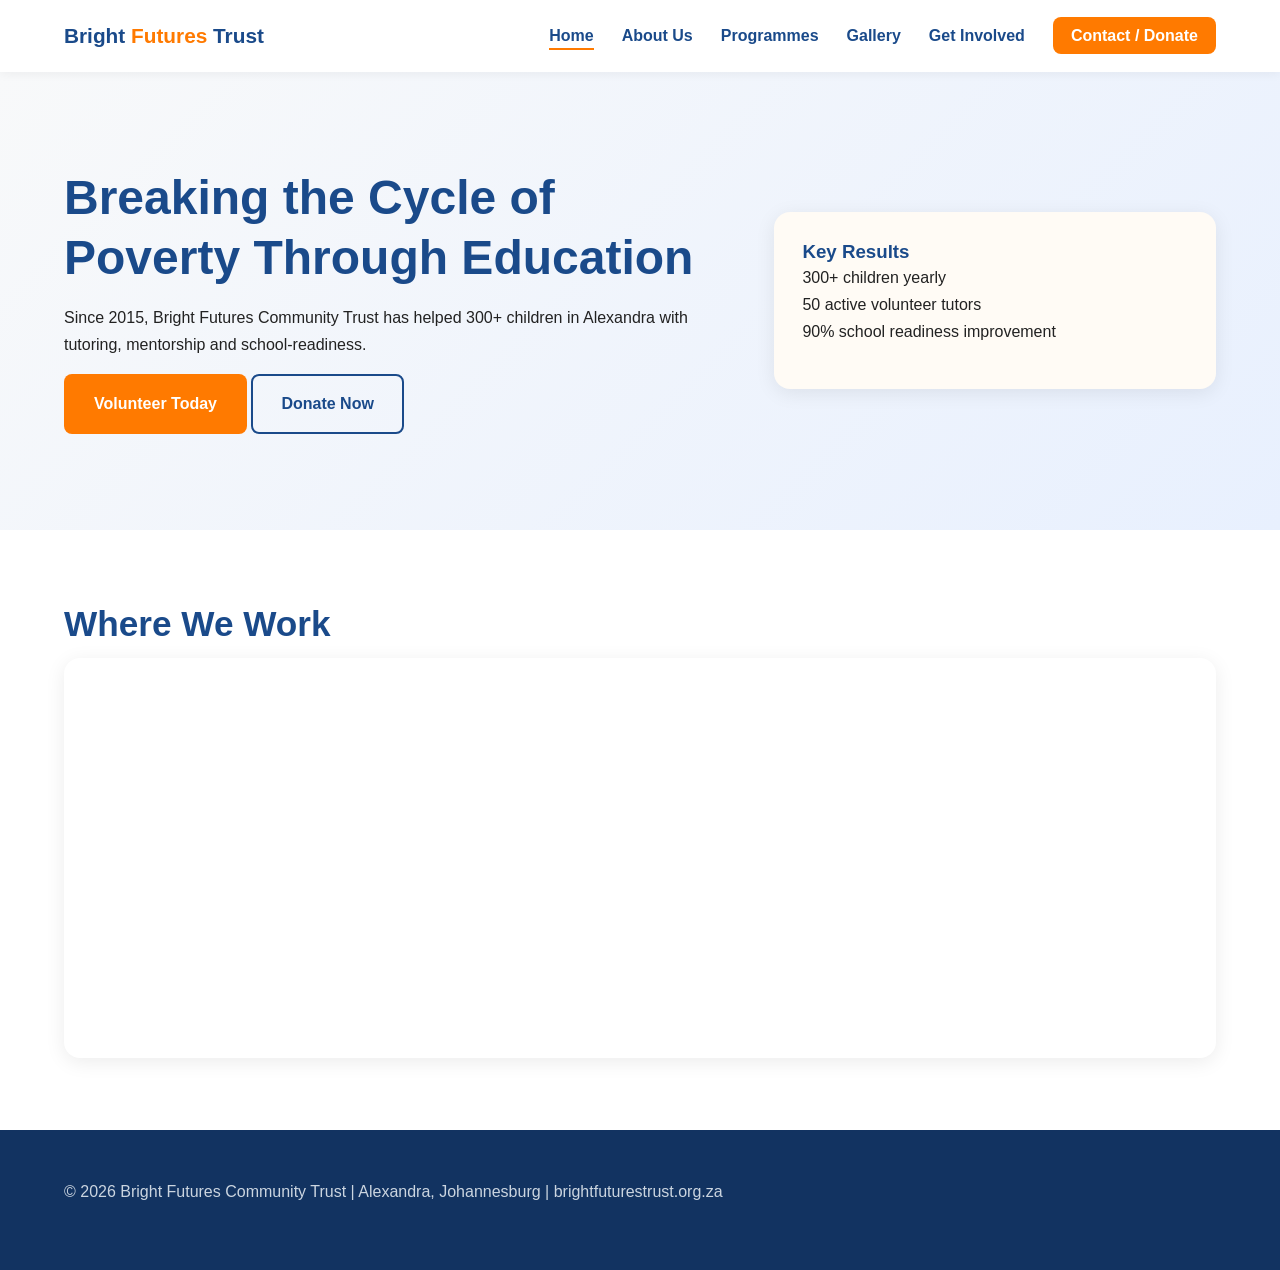
<file: wede5020-wede-part-two-lee8955/wede5020-wede5112-poe-part-one-lee8955/index.html>
<!DOCTYPE html>
<html lang="en">
<head>
    <meta charset="UTF-8">
    <meta name="viewport" content="width=device-width, initial-scale=1.0">
    <title>Bright Futures Community Trust | Home</title>

    <link rel="stylesheet" href="styles.css">

    </head>
<body>
<header>
<div class="container nav-wrap">
<a class="logo" href="index.html">Bright <span>Futures</span> Trust</a>
<button class="hamburger" aria-label="Menu">MENU</button>
<nav><ul>
<li><a href="index.html" class="active">Home</a></li>
<li><a href="about.html">About Us</a></li>
<li><a href="programmes.html">Programmes</a></li>
<li><a href="gallery.html">Gallery</a></li>
<li><a href="enquiry.html">Get Involved</a></li>
<li><a href="contact.html">Contact / Donate</a></li>
</ul></nav>
</div>
</header>
<section class="hero"><div class="container hero-grid">
<div><h1>Breaking the Cycle of Poverty Through Education</h1><p>Since 2015, Bright Futures Community Trust has helped 300+ children in Alexandra with tutoring, mentorship and school-readiness.</p>
<a href="enquiry.html" class="btn btn-primary">Volunteer Today</a>
<a href="contact.html" class="btn btn-secondary">Donate Now</a></div>
<div class="card"><h3>Key Results</h3><p>300+ children yearly<br>50 active volunteer tutors<br>90% school readiness improvement</p></div>
</div></section>
<section><div class="container"><h2>Where We Work</h2>
<div class="map-container"><iframe src="https://www.google.com/maps/embed?pb=!1m18!1m12!1m3!1d3582.123!2d28.092!3d-26.103!2m3!1f0!2f0!3f0!3m2!1i1024!2i768!4f13.1!3m3!1m2!1s0x1e950c1e1e1e1e1e%3A0x123456!2sAlexandra%2C%20Johannesburg!5e0!3m2!1sen!2sza!4v123" loading="lazy" title="Bright Futures Trust Location Map Alexandra"></iframe></div>
</div></section>
<footer><div class="container"><p>&copy; 2026 Bright Futures Community Trust | Alexandra, Johannesburg | brightfuturestrust.org.za</p></div></footer>
<script src="script.js"></script>
</body>
</html>
</file>
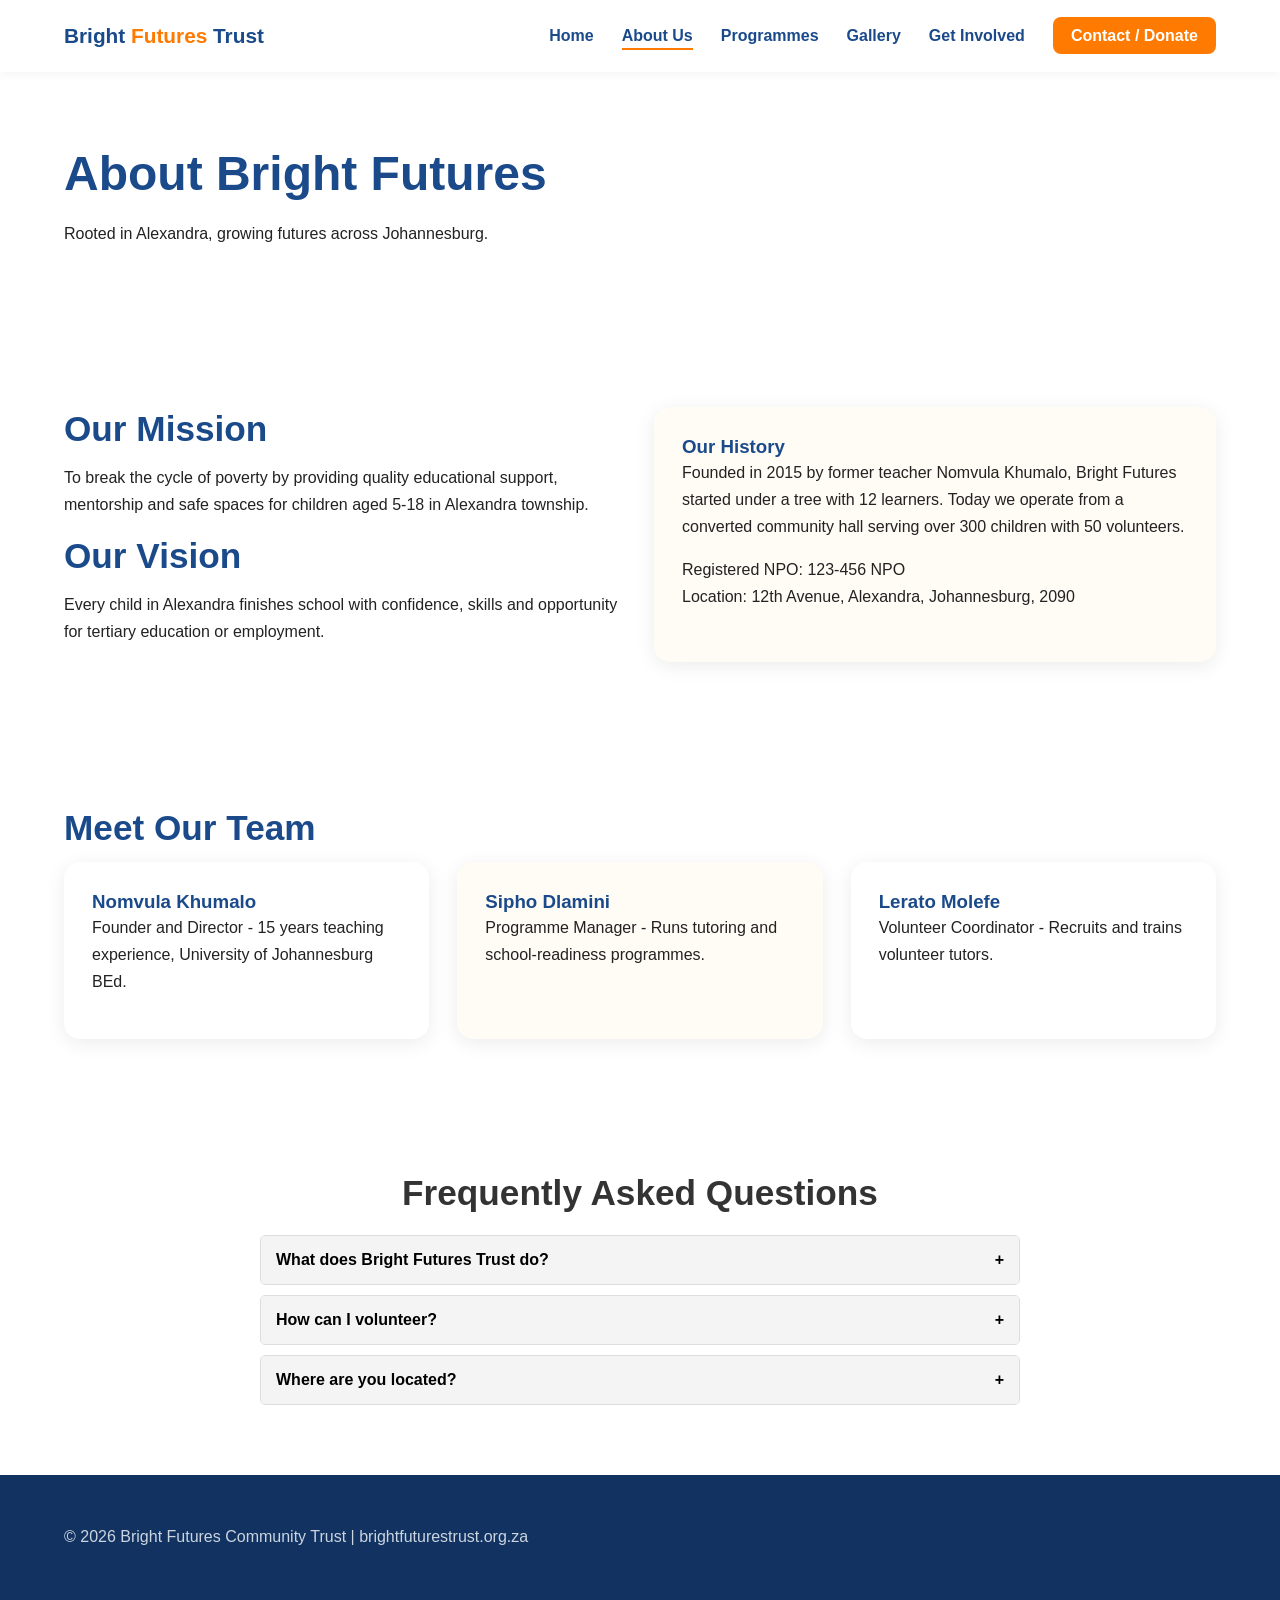
<file: wede5020-wede-part-two-lee8955/wede5020-wede5112-poe-part-one-lee8955/about.html>
<!DOCTYPE html>
<html lang="en">
<head>
    <meta charset="UTF-8">
    <meta name="viewport" content="width=device-width, initial-scale=1.0">
    <title>Bright Futures Community Trust | About Us</title>
    <meta name="description" content="Learn about Bright Futures Community Trust mission, history and team in Alexandra Johannesburg.">

    <link rel="stylesheet" href="styles.css">
    
</head>
<body>
<header>
<div class="container nav-wrap">
<a class="logo" href="index.html">Bright <span>Futures</span> Trust</a>
<button class="hamburger" aria-label="Menu">MENU</button>
<nav><ul>
<li><a href="index.html">Home</a></li>
<li><a href="about.html" class="active">About Us</a></li>
<li><a href="programmes.html">Programmes</a></li>
<li><a href="gallery.html">Gallery</a></li>
<li><a href="enquiry.html">Get Involved</a></li>
<li><a href="contact.html">Contact / Donate</a></li>
</ul></nav>
</div>
</header>
<section class="hero-small"><div class="container"><h1>About Bright Futures</h1><p>Rooted in Alexandra, growing futures across Johannesburg.</p></div></section>
<section><div class="container grid-2">
<div><h2>Our Mission</h2><p>To break the cycle of poverty by providing quality educational support, mentorship and safe spaces for children aged 5-18 in Alexandra township.</p><h2>Our Vision</h2><p>Every child in Alexandra finishes school with confidence, skills and opportunity for tertiary education or employment.</p></div>
<div class="card"><h3>Our History</h3><p>Founded in 2015 by former teacher Nomvula Khumalo, Bright Futures started under a tree with 12 learners. Today we operate from a converted community hall serving over 300 children with 50 volunteers.</p><p>Registered NPO: 123-456 NPO<br>Location: 12th Avenue, Alexandra, Johannesburg, 2090</p></div>
</div></section>
<section><div class="container"><h2>Meet Our Team</h2><div class="grid-3">
<div class="card"><h3>Nomvula Khumalo</h3><p>Founder and Director - 15 years teaching experience, University of Johannesburg BEd.</p></div>
<div class="card"><h3>Sipho Dlamini</h3><p>Programme Manager - Runs tutoring and school-readiness programmes.</p></div>
<div class="card"><h3>Lerato Molefe</h3><p>Volunteer Coordinator - Recruits and trains volunteer tutors.</p></div>
</div></div></section>
<section class="faq-section">
  <h2>Frequently Asked Questions</h2>
  
  <div class="accordion">
    <button class="accordion-btn">What does Bright Futures Trust do? <span>+</span></button>
    <div class="accordion-content">
      <p>We empower underprivileged youth through education, mentorship and skills development programmes.</p>
    </div>
  </div>

  <div class="accordion">
    <button class="accordion-btn">How can I volunteer? <span>+</span></button>
    <div class="accordion-content">
      <p>Visit our Enquiry page and fill the volunteer form.</p>
    </div>
  </div>

  <div class="accordion">
    <button class="accordion-btn">Where are you located? <span>+</span></button>
    <div class="accordion-content">
      <p>We are based in Pretoria, South Africa.</p>
    </div>
  </div>
</section>
<footer><div class="container"><p>&copy; 2026 Bright Futures Community Trust | brightfuturestrust.org.za</p></div></footer>
<script src="script.js"></script>
</body>
</html>
</file>
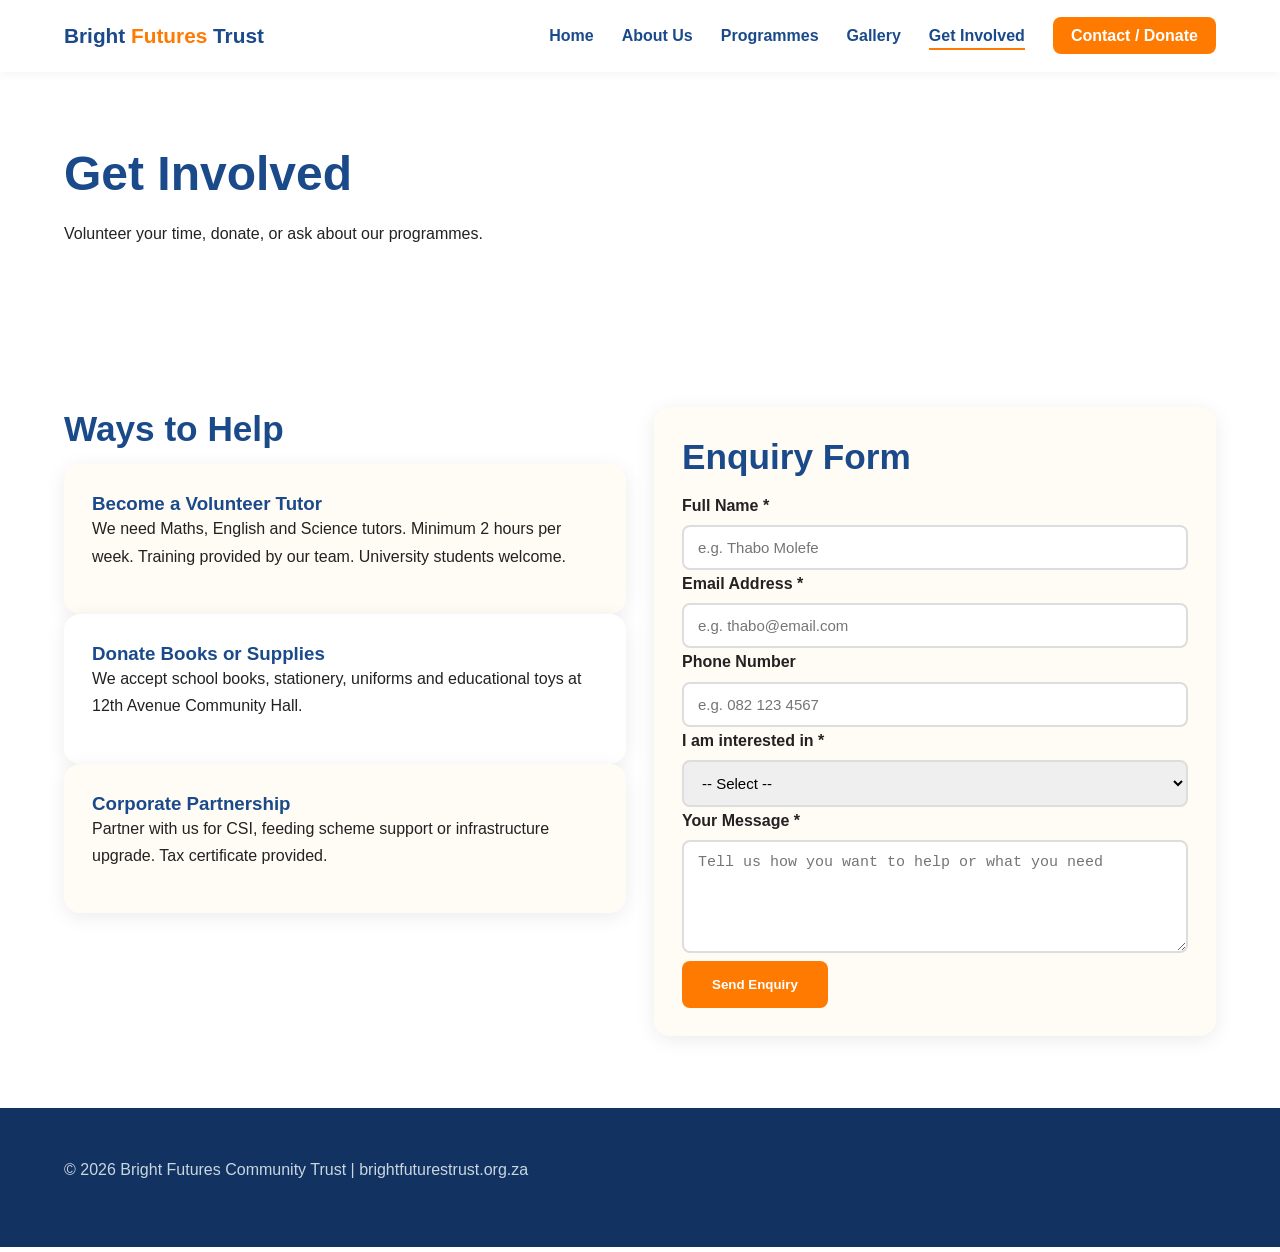
<file: wede5020-wede-part-two-lee8955/wede5020-wede5112-poe-part-one-lee8955/enquiry.html>
<!DOCTYPE html>
<html lang="en">
<head>
    <meta charset="UTF-8">
    <meta name="viewport" content="width=device-width, initial-scale=1.0">
    <title>Bright Futures Community Trust | Get Involved</title>
    
    
    <link rel="stylesheet" href="styles.css">

    </head>
<body>
<header>
<div class="container nav-wrap">
<a class="logo" href="index.html">Bright <span>Futures</span> Trust</a>
<button class="hamburger" aria-label="Menu">MENU</button>
<nav><ul>
<li><a href="index.html">Home</a></li>
<li><a href="about.html">About Us</a></li>
<li><a href="programmes.html">Programmes</a></li>
<li><a href="gallery.html">Gallery</a></li>
<li><a href="enquiry.html" class="active">Get Involved</a></li>
<li><a href="contact.html">Contact / Donate</a></li>
</ul></nav>
</div>
</header>
<section class="hero-small"><div class="container"><h1>Get Involved</h1><p>Volunteer your time, donate, or ask about our programmes.</p></div></section>
<section><div class="container grid-2">
<div><h2>Ways to Help</h2><div class="card"><h3>Become a Volunteer Tutor</h3><p>We need Maths, English and Science tutors. Minimum 2 hours per week. Training provided by our team. University students welcome.</p></div><div class="card"><h3>Donate Books or Supplies</h3><p>We accept school books, stationery, uniforms and educational toys at 12th Avenue Community Hall.</p></div><div class="card"><h3>Corporate Partnership</h3><p>Partner with us for CSI, feeding scheme support or infrastructure upgrade. Tax certificate provided.</p></div></div>
<div class="card"><h2>Enquiry Form</h2><form id="enquiryForm" novalidate>
<div><label for="fullName">Full Name *</label><input type="text" id="fullName" name="fullName" placeholder="e.g. Thabo Molefe" required></div>
<div><label for="email">Email Address *</label><input type="email" id="email" name="email" placeholder="e.g. thabo@email.com" required></div>
<div><label for="phone">Phone Number</label><input type="tel" id="phone" name="phone" placeholder="e.g. 082 123 4567"></div>
<div><label for="interest">I am interested in *</label><select id="interest" name="interest" required><option value="">-- Select --</option><option value="volunteer">Volunteer Tutoring</option><option value="donate">Donating Money or Supplies</option><option value="parent">Enrolling My Child</option><option value="partnership">Corporate Partnership</option><option value="other">Other</option></select></div>
<div><label for="message">Your Message *</label><textarea id="message" name="message" rows="5" placeholder="Tell us how you want to help or what you need" required></textarea></div>
<div><button type="submit" class="btn btn-primary">Send Enquiry</button></div>
<div id="formFeedback" class="form-feedback"></div>
</form></div>
</div></section>
<footer><div class="container"><p>&copy; 2026 Bright Futures Community Trust | brightfuturestrust.org.za</p></div></footer>
<script src="script.js"></script>
</body>
</html>
</file>
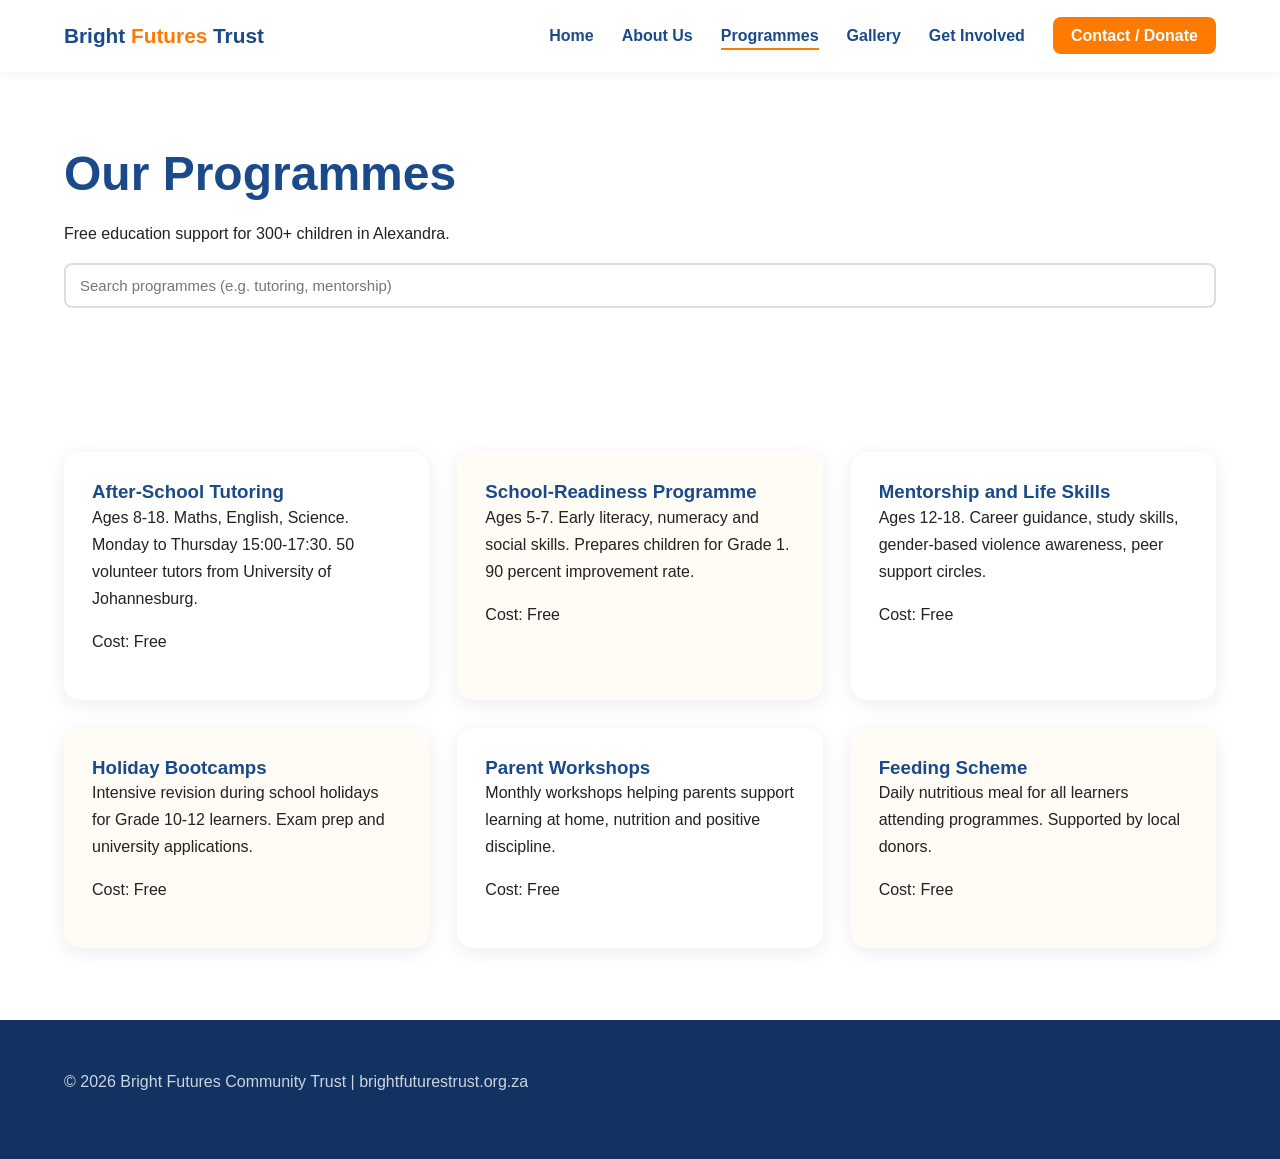
<file: wede5020-wede-part-two-lee8955/wede5020-wede5112-poe-part-one-lee8955/programmes.html>
<!DOCTYPE html>
<html lang="en">
<head>
    <meta charset="UTF-8">
    <meta name="viewport" content="width=device-width, initial-scale=1.0">
    <title>Bright Futures Community Trust | Our Programmes</title>

    <link rel="stylesheet" href="styles.css">

    <body>
<header>
<div class="container nav-wrap">
<a class="logo" href="index.html">Bright <span>Futures</span> Trust</a>
<button class="hamburger" aria-label="Menu">MENU</button>
<nav><ul>
<li><a href="index.html">Home</a></li>
<li><a href="about.html">About Us</a></li>
<li><a href="programmes.html" class="active">Programmes</a></li>
<li><a href="gallery.html">Gallery</a></li>
<li><a href="enquiry.html">Get Involved</a></li>
<li><a href="contact.html">Contact / Donate</a></li>
</ul></nav>
</div>
</header>
<section class="hero-small"><div class="container"><h1>Our Programmes</h1><p>Free education support for 300+ children in Alexandra.</p>
<input type="text" id="programmeSearch" placeholder="Search programmes (e.g. tutoring, mentorship)" aria-label="Search programmes">
</div></section>
<section><div class="container grid-3">
<div class="card programme-card"><h3>After-School Tutoring</h3><p>Ages 8-18. Maths, English, Science. Monday to Thursday 15:00-17:30. 50 volunteer tutors from University of Johannesburg.</p><p>Cost: Free</p></div>
<div class="card programme-card"><h3>School-Readiness Programme</h3><p>Ages 5-7. Early literacy, numeracy and social skills. Prepares children for Grade 1. 90 percent improvement rate.</p><p>Cost: Free</p></div>
<div class="card programme-card"><h3>Mentorship and Life Skills</h3><p>Ages 12-18. Career guidance, study skills, gender-based violence awareness, peer support circles.</p><p>Cost: Free</p></div>
<div class="card programme-card"><h3>Holiday Bootcamps</h3><p>Intensive revision during school holidays for Grade 10-12 learners. Exam prep and university applications.</p><p>Cost: Free</p></div>
<div class="card programme-card"><h3>Parent Workshops</h3><p>Monthly workshops helping parents support learning at home, nutrition and positive discipline.</p><p>Cost: Free</p></div>
<div class="card programme-card"><h3>Feeding Scheme</h3><p>Daily nutritious meal for all learners attending programmes. Supported by local donors.</p><p>Cost: Free</p></div>
</div></div></section>
<footer><div class="container"><p>&copy; 2026 Bright Futures Community Trust | brightfuturestrust.org.za</p></div></footer>
<script src="script.js"></script>
</body>
</html>
</file>
<file: wede5020-wede-part-two-lee8955/wede5020-wede5112-poe-part-one-lee8955/styles.css>
:root{
--orange:#FF7A00;
--blue:#1A4A8A;
--blue-dark:#123361;
--white:#fff;
--light:#F8F9FA;
--text:#222;
--shadow:0 4px 20px rgba(0,0,0,0.08)
}
*{
margin:0;
padding:0;
box-sizing:border-box
}
html{
scroll-behavior:smooth
}
body{
font-family:'Inter','Segoe UI',Roboto,Helvetica,Arial,sans-serif;
font-size:16px;
line-height:1.7;
color:var(--text);
background:var(--white)
}
h1,h2,h3{
color:var(--blue);
line-height:1.25
}
h1{
font-size:clamp(2rem,5vw,3rem);
margin-bottom:1rem
}
h2{
font-size:clamp(1.5rem,3vw,2.2rem);
margin-bottom:0.8rem
}
p{
margin-bottom:1rem
}
a{
color:var(--blue);
text-decoration:none
}
a:focus-visible{
outline:3px solid var(--orange);
outline-offset:2px
}
img{
max-width:100%;
height:auto;
display:block;
object-fit:cover
}
.container{
max-width:1200px;
margin:0 auto;
padding:0 24px
}
section{
padding:72px 0
}
.btn{
display:inline-block;
padding:14px 28px;
border-radius:8px;
font-weight:700;
transition:all 0.25s ease;
border:2px solid transparent;
cursor:pointer
}
.btn-primary{
background:var(--orange);
color:#fff
}
.btn-primary:hover{
background:#e66e00;
transform:translateY(-2px);
box-shadow:var(--shadow)
}
.btn-primary:active{
transform:translateY(0)
}
.btn-secondary{
background:transparent;
border-color:var(--blue);
color:var(--blue)
}
.btn-secondary:hover{
background:var(--blue);
color:#fff
}
header{
background:#fff;
position:sticky;
top:0;
z-index:100;
box-shadow:0 2px 10px rgba(0,0,0,0.05)
}
.nav-wrap{
display:flex;
justify-content:space-between;
align-items:center;
height:72px
}
.logo{
font-weight:900;
color:var(--blue);
font-size:1.3rem
}
.logo span{
color:var(--orange)
}
nav ul{
list-style:none;
display:flex;
gap:28px;
align-items:center
}
nav a{
font-weight:600;
position:relative;
padding:6px 0
}
nav a::after{
content:'';
position:absolute;
left:0;
bottom:0;
width:0;
height:2px;
background:var(--orange);
transition:width 0.3s
}
nav a:hover::after,
nav a:focus::after,
nav a.active::after{
width:100%
}
nav a:hover{
color:var(--orange)
}
.hamburger{
display:none;
background:none;
border:none;
font-size:28px;
cursor:pointer
}
.hero{
background:linear-gradient(135deg,var(--light) 0%,#E8F0FE 100%);
padding:96px 0
}
.hero-grid{
display:grid;
grid-template-columns:1.2fr 0.8fr;
gap:48px;
align-items:center
}
.card{
background:#fff;
border-radius:16px;
padding:28px;
box-shadow:var(--shadow);
transition:transform 0.3s
}
.card:hover{
transform:translateY(-4px)
}
.card:nth-child(even){
background:#FFFBF5
}
.grid-3{
display:grid;
grid-template-columns:repeat(3,1fr);
gap:28px
}
.grid-2{
display:grid;
grid-template-columns:repeat(2,1fr);
gap:28px
}
.programme-search{
width:100%;
padding:14px 18px;
border:2px solid #ddd;
border-radius:10px;
font-size:16px;
margin-bottom:24px
}
.programme-search:focus{
border-color:var(--orange);
outline:none
}
.gallery{
display:grid;
grid-template-columns:repeat(4,1fr);
gap:16px
}
.gallery img{
border-radius:12px;
aspect-ratio:4/3;
cursor:pointer;
transition:transform 0.3s,filter 0.3s
}
.gallery img:hover{
transform:scale(1.03);
filter:brightness(1.05)
}
.lightbox{
position:fixed;
inset:0;
background:rgba(0,0,0,0.85);
display:none;
align-items:center;
justify-content:center;
z-index:200;
padding:24px
}
.lightbox.active{
display:flex
}
.lightbox img{
max-width:90%;
max-height:85vh;
border-radius:12px
}
.form-group{
margin-bottom:18px
}
label{
display:block;
font-weight:600;
margin-bottom:6px
}
input,select,textarea{
width:100%;
padding:12px 14px;
border:2px solid #ddd;
border-radius:8px;
font-size:15px
}
input:focus,select:focus,textarea:focus{
border-color:var(--blue);
outline:none
}
input:invalid:not(:placeholder-shown){
border-color:#e53e3e
}
input:valid:not(:placeholder-shown){
border-color:#38a169
}
.error-msg{
color:#e53e3e;
font-size:13px;
margin-top:6px;
display:none
}
.error-msg.show{
display:block
}
footer{
background:var(--blue-dark);
color:#cbd5e0;
padding:48px 0
}
footer a{
color:#fff
}
.map-container{
border-radius:16px;
overflow:hidden;
box-shadow:var(--shadow);
height:400px
}
.map-container iframe{
width:100%;
height:100%;
border:0
}
button:hover,.btn:hover{
filter:brightness(1.05)
}
input:focus-visible,textarea:focus-visible{
box-shadow:0 0 0 3px rgba(255,122,0,0.2)
}
.gallery img:nth-child(3n){
border:2px solid var(--orange)
}
nav li:last-child a{
background:var(--orange);
color:#fff;
padding:10px 18px;
border-radius:8px
}
nav li:last-child a::after{
display:none
}
nav li:last-child a:hover{
background:#e66e00
}
@media(max-width:1024px){
.hero-grid{
grid-template-columns:1fr
}
.grid-3{
grid-template-columns:1fr 1fr
}
.gallery{
grid-template-columns:repeat(3,1fr)
}
}
@media(max-width:768px){
.hamburger{
display:block
}
nav ul{
position:fixed;
top:72px;
right:-100%;
width:78%;
height:calc(100vh - 72px);
background:#fff;
flex-direction:column;
align-items:flex-start;
padding:32px;
gap:20px;
box-shadow:-10px 0 30px rgba(0,0,0,0.1);
transition:right 0.3s ease
}
nav ul.open{
right:0
}
.grid-3,.grid-2{
grid-template-columns:1fr
}
.gallery{
grid-template-columns:repeat(2,1fr)
}
section{
padding:48px 0
}
.nav-wrap{
padding:0 16px
}
}
@media(max-width:480px){
.gallery{
grid-template-columns:1fr
}
.container{
padding:0 16px
}
h1{
font-size:1.8rem
}
}

/* Accordion Styles */
.faq-section { max-width: 800px; margin: 40px auto; padding: 20px; }
.faq-section h2 { text-align: center; margin-bottom: 20px; color: #333; }
.accordion { border: 1px solid #ddd; margin-bottom: 10px; border-radius: 5px; overflow: hidden; }
.accordion-btn { width: 100%; background: #f4f4f4; border: none; padding: 15px; text-align: left; font-size: 16px; cursor: pointer; display: flex; justify-content: space-between; align-items: center; font-weight: bold; }
.accordion-btn:hover { background: #ff8c00; color: white; }
.accordion-content { display: none; padding: 15px; background: #fff; line-height: 1.6; }
.accordion-content.active { display: block; }
</file>
